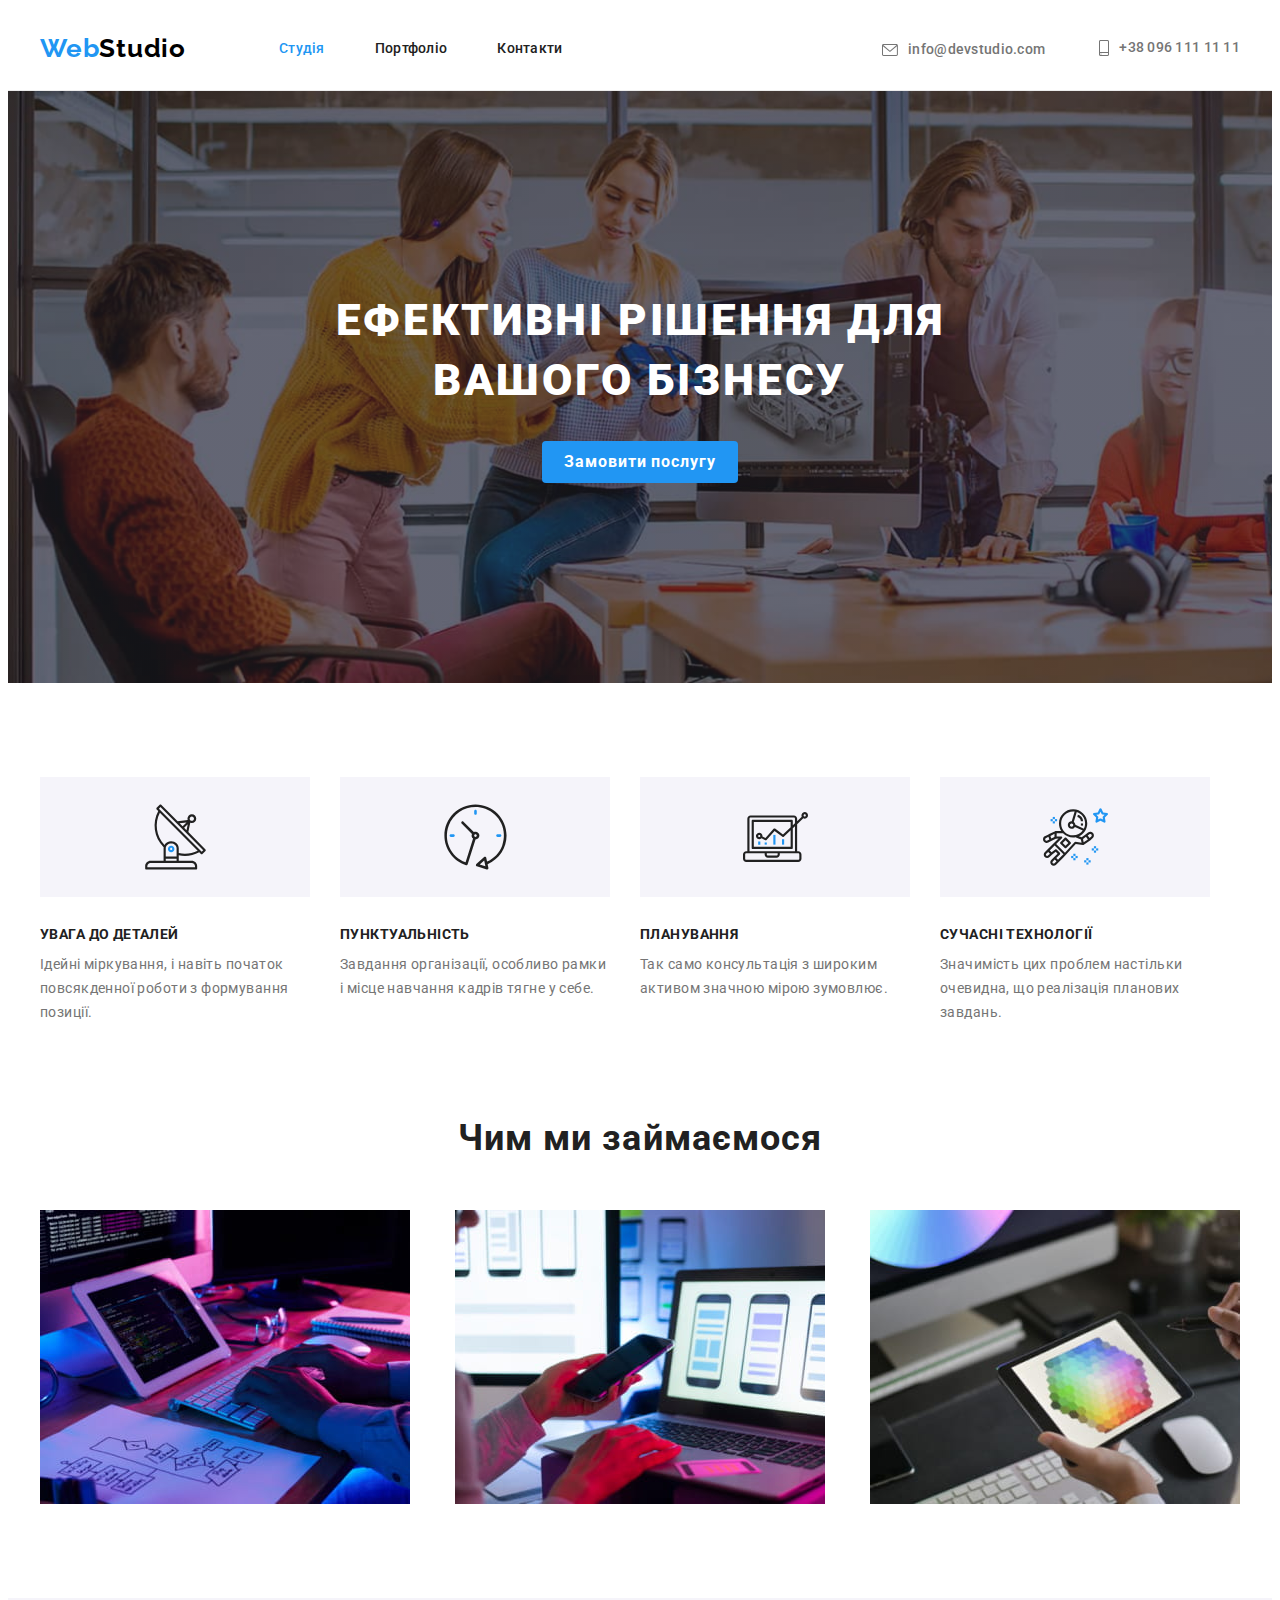
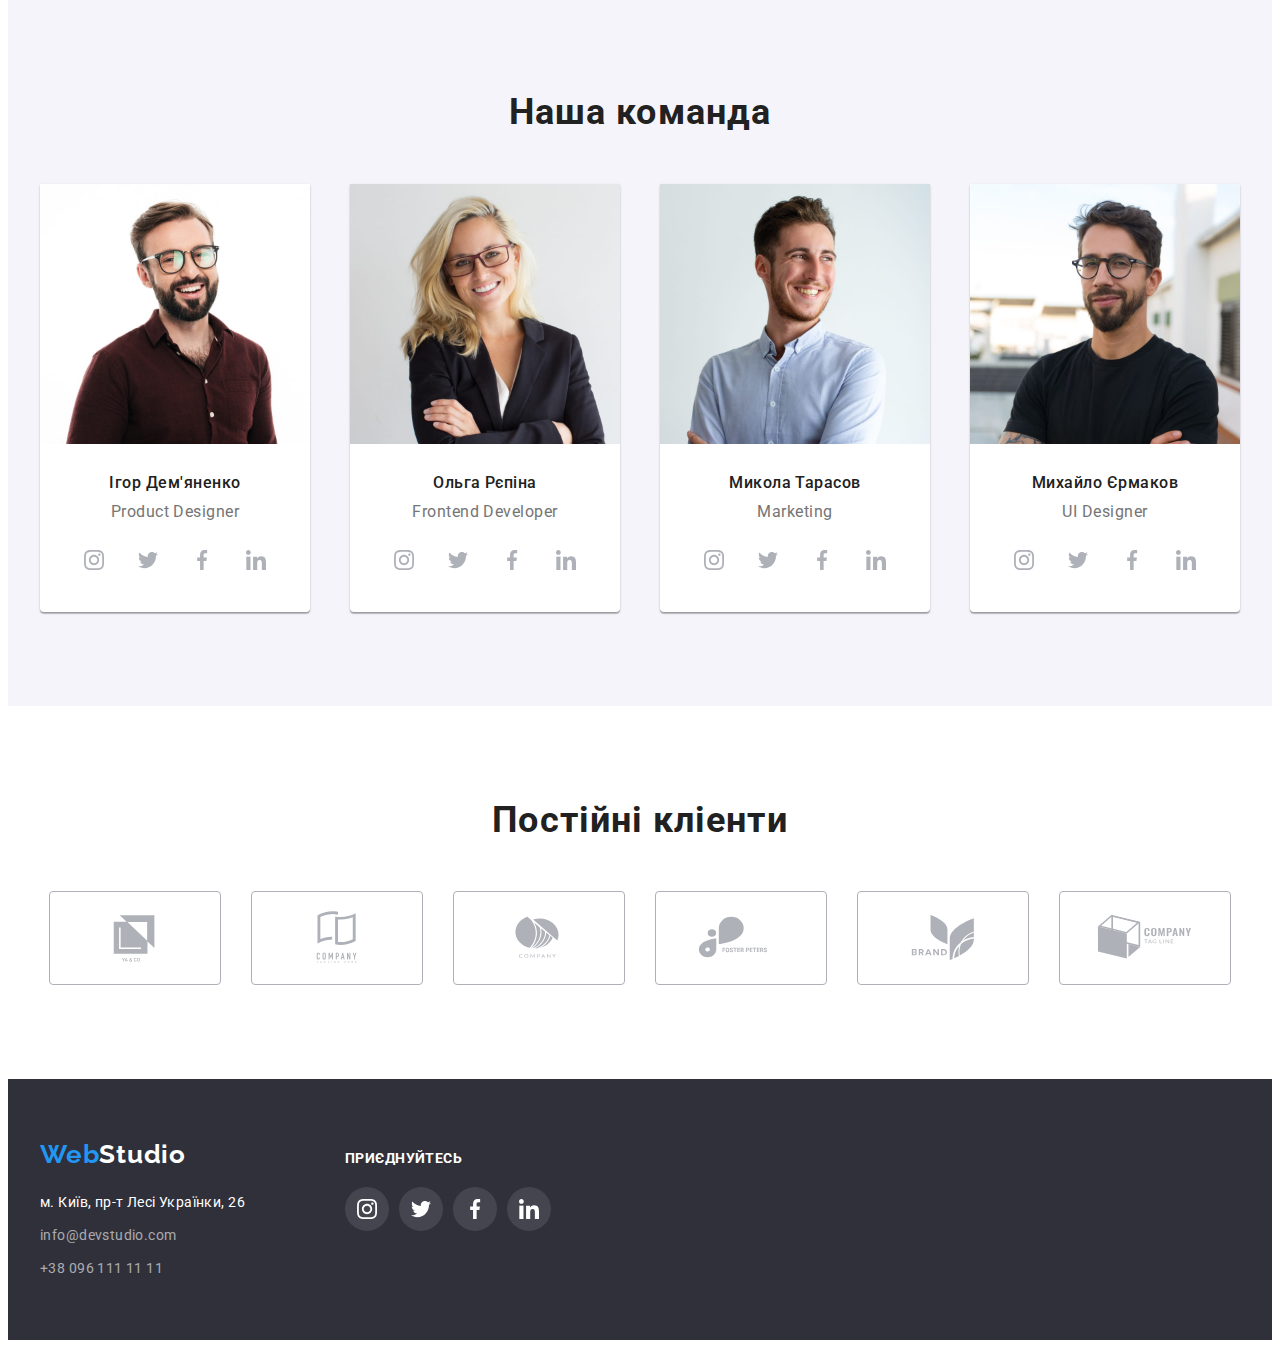
<file: index.html>
<!DOCTYPE html>
<html lang="en">
    <head>
        <meta charset="UTF-8">
        <meta http-equiv="X-UA-Compatible" content="IE=edge">
        <meta name="viewport" content="width=device-width, initial-scale=1.0">
        
        <title>Студія</title>
        <link href="https://fonts.googleapis.com/css2?family=Raleway:wght@700&family=Roboto:wght@400;500;700;900&display=swap"
            rel="stylesheet">
        <link rel="stylesheet" href="https://cdnjs.cloudflare.com/ajax/libs/modern-normalize/1.1.0/modern-normalize.min.css"
            integrity="sha512-wpPYUAdjBVSE4KJnH1VR1HeZfpl1ub8YT/NKx4PuQ5NmX2tKuGu6U/JRp5y+Y8XG2tV+wKQpNHVUX03MfMFn9Q=="
            crossorigin="anonymous" referrerpolicy="no-referrer" />
        <link rel="stylesheet" href="./css/styles.css">
    </head>
    <body>
<!--Logo, Nav bar, contacts-->
        <Header class="head-border">
            <div class="container navigation">
                <!-- logo -->
                <a href="./index.html" class="logo">
                    <span class="logo-part">Web</span>Studio
                </a>
                <!-- Navigation -->
                <nav>
                    <ul class="navigation-list list">
                        <li class="navigation-li">
                            <a href="./index.html" class="navigation-bar condition">Студія</a>
                        </li>
                        <li class="navigation-li">
                            <a href="./portfolio.html" class="navigation-bar ">Портфоліо</a>
                        </li>
                        <li class="navigation-li">
                            <a href="" class="navigation-bar">Контакти</a>
                        </li>
                    </ul>
                </nav>
                <!-- Contacts -->
                <div class="contacts contacts-hover">
                    <a href="mailto:info@devstudio.com" class="contacts-head">
                        <svg class="icon-header" width="16px" height="12px">
                            <use href="./images/icons.svg#icon-envelope"></use>
                        </svg>
                        info@devstudio.com</a>
                    <a href="tel:+380961111111" class="contacts-head">
                        <svg class="icon-header" width="10px" height="16px">
                            <use href="./images/icons.svg#icon-smartphone"></use>
                        </svg>
                        +38 096 111 11 11</a>
                </div>
            </div>
        </Header>

<!--Unicue site container-->
        <main>
<!-- hero -->
            <section class="section hero">
                <div class="container hero-content">
                    <h1>Ефективні рішення для вашого бізнесу</h1>
                    <button type="button" class="order-btn">
                        Замовити послугу
                    </button>
                </div>
            </section>

<!-- our benefits -->
            <section class="section benefits">
               <div class="container">
                    <h2 class="visually-hidden"> Our benefits</h2>
                    <ul class="benefits-list list">
                        <li class="benefits-point">
                            <div class="icon-benefits" >
                                <svg class="icon-antenna" width="65px" height="70px">
                                    <use href="./images/icons.svg#icon-antenna"></use>
                                </svg>
                            </div>
                            <h3>УВАГА ДО ДЕТАЛЕЙ</h3>
                            <p>Ідейні міркування, і навіть початок повсякденної роботи з формування позиції.</p>
                        </li>
                        <li class="benefits-point">
                            <div class="icon-benefits">
                                <svg class="icon-clock" width="65px" height="70px">
                                    <use href="./images/icons.svg#icon-clock"></use>
                                </svg>
                            </div>
                            <h3>ПУНКТУАЛЬНІСТЬ</h3>
                            <p>Завдання організації, особливо рамки і місце навчання кадрів тягне у себе.</p>
                        </li>
                        <li class="benefits-point">
                            <div class="icon-benefits">
                                <svg class="icon-diagram" width="65px" height="70px">
                                    <use href="./images/icons.svg#icon-diagram"></use>
                                </svg>
                            </div>
                            <h3>ПЛАНУВАННЯ</h3>
                            <p>Так само консультація з широким активом значною мірою зумовлює.</p>
                        </li>
                        <li class="benefits-point">
                            <div class="icon-benefits">
                                <svg class="icon-astronaut" width="65px" height="70px">
                                    <use href="./images/icons.svg#icon-astronaut"></use>
                                </svg>
                            </div>
                            <h3>СУЧАСНІ ТЕХНОЛОГІЇ</h3>
                            <p>Значимість цих проблем настільки очевидна, що реалізація планових завдань.</p>
                        </li>
                    </ul>
               </div>
            </section>

<!-- what we do -->
            <section class="section whatwedo">
                <div class="container">
                    <h2 class="whatwedo-head">Чим ми займаємося</h2>
                    <ul class="whatwedo-list list">
                        <li class="whatwedo-point">
                            <img src="./images/img_code.jpg" alt="coding" width="370" height="294">
                        </li>
                        <li class="whatwedo-point">
                            <img src="./images/img_app.jpg" alt="app developer" width="370" height="294">
                        </li>
                        <li class="whatwedo-point">
                            <img src="./images/img_color.jpg" alt="color expirience" width="370" height="294">
                        </li>
                    </ul>
                </div>
            </section>

<!-- our team -->
            <section class="team section">
                <div class="container">
                    <h2 class="team-head">Наша команда</h2>
                    <ul class="team-list list">
                        <li class="team-point">
                            <img src="./images/igor.jpg" alt="Product Designer Igor Demianenko" width="270" height="260">
                            <div class="team-wrap">
                                <h3 class="team-name">Ігор Дем'яненко</h3>
                                <p class="team-prof">Product Designer</p>
                                <div class="icon-list">
                                    <a class="icon-social" href="">
                                        <svg class="icon-svg" width="20px" height="20px">
                                            <use href="./images/icons.svg#icon-instagram">
                                            </use>
                                        </svg>
                                    </a>
                                    <a class="icon-social" href="">
                                        <svg class="icon-svg" width="20px" height="20px">
                                            <use href="./images/icons.svg#icon-twitter">
                                            </use>
                                        </svg>
                                    </a>
                                    <a class="icon-social" href="">
                                        <svg class="icon-svg" width="20px" height="20px">
                                            <use href="./images/icons.svg#icon-facebook">
                                            </use>
                                        </svg>
                                    </a>
                                    <a class="icon-social" href="">
                                        <svg class="icon-svg" width="20px" height="20px">
                                            <use href="./images/icons.svg#icon-linkedin">
                                            </use>
                                        </svg>
                                    </a>
                                </div>
                            </div>
                        </li>
                        <li class="team-point">
                            <img src="./images/olga.jpg" alt="Frontend Developer Olga Repina" width="270" height="260">
                            <div class="team-wrap">
                                <h3 class="team-name">Ольга Рєпіна</h3>
                                <p class="team-prof">Frontend Developer</p>
                                <div class="icon-list">
                                    <a class="icon-social" href="">
                                        <svg class="icon-svg" width="20px" height="20px">
                                            <use href="./images/icons.svg#icon-instagram">
                                            </use>
                                        </svg>
                                    </a>
                                    <a class="icon-social" href="">
                                        <svg class="icon-svg" width="20px" height="20px">
                                            <use href="./images/icons.svg#icon-twitter">
                                            </use>
                                        </svg>
                                    </a>
                                    <a class="icon-social" href="">
                                        <svg class="icon-svg" width="20px" height="20px">
                                            <use href="./images/icons.svg#icon-facebook">
                                            </use>
                                        </svg>
                                    </a>
                                    <a class="icon-social" href="">
                                        <svg class="icon-svg" width="20px" height="20px">
                                            <use href="./images/icons.svg#icon-linkedin">
                                            </use>
                                        </svg>
                                    </a>
                                </div>
                            </div>
                        </li>
                        <li class="team-point">
                            <img src="./images/mikola.jpg" alt="Marketing Mikola Tarasov" width="270" height="260">
                            <div class="team-wrap">
                                <h3 class="team-name">Микола Тарасов</h3>
                                <p class="team-prof">Marketing</p>
                                <div class="icon-list">
                                    <a class="icon-social" href="">
                                        <svg class="icon-svg" width="20px" height="20px">
                                            <use href="./images/icons.svg#icon-instagram">
                                            </use>
                                        </svg>
                                    </a>
                                    <a class="icon-social" href="">
                                        <svg class="icon-svg" width="20px" height="20px">
                                            <use href="./images/icons.svg#icon-twitter">
                                            </use>
                                        </svg>
                                    </a>
                                    <a class="icon-social" href="">
                                        <svg class="icon-svg" width="20px" height="20px">
                                            <use href="./images/icons.svg#icon-facebook">
                                            </use>
                                        </svg>
                                    </a>
                                    <a class="icon-social" href="">
                                        <svg class="icon-svg" width="20px" height="20px">
                                            <use href="./images/icons.svg#icon-linkedin">
                                            </use>
                                        </svg>
                                    </a>
                                </div>
                            </div>
                        </li>
                        <li class="team-point">
                            <img src="./images/mihailo.jpg" alt="UI Designer Mihailo Yermakov" width="270" height="260">
                            <div class="team-wrap">
                                <h3 class="team-name">Михайло Єрмаков</h3>
                                <p class="team-prof">UI Designer</p>
                                <div class="icon-list">
                                    <a class="icon-social" href="">
                                        <svg class="icon-svg" width="20px" height="20px">
                                            <use href="./images/icons.svg#icon-instagram">
                                            </use>
                                        </svg>
                                    </a>
                                    <a class="icon-social" href="">
                                        <svg class="icon-svg" width="20px" height="20px">
                                            <use href="./images/icons.svg#icon-twitter">
                                            </use>
                                        </svg>
                                    </a>
                                    <a class="icon-social" href="">
                                        <svg class="icon-svg" width="20px" height="20px">
                                            <use href="./images/icons.svg#icon-facebook">
                                            </use>
                                        </svg>
                                    </a>
                                    <a class="icon-social" href="">
                                        <svg class="icon-svg" width="20px" height="20px">
                                            <use href="./images/icons.svg#icon-linkedin">
                                            </use>
                                        </svg>
                                    </a>
                                </div>
                            </div>
                        </li>
                    </ul>
                </div>
            </section>
<!-- clients -->
            <section class="section">
                <div class="container">
                    <h2 class="clients">Постійні кліенти</h2>
                    <ul class="clients-list list">
                        <li >
                            <a class="clients-point" href="">
                                <svg class="clients-icons" width="106px" height="60px">
                                    <use href="./images/icons.svg#icon-YaCo">
                                    </use>
                                </svg>
                            </a>
                        </li>
                        <li >
                            <a class="clients-point" href="">
                                <svg class="clients-icons" width="106px" height="60px">
                                    <use href="./images/icons.svg#icon-companyone">
                                    </use>
                                </svg>
                            </a>
                        </li>
                        <li >
                            <a class="clients-point" href="">
                                <svg class="clients-icons" width="106px" height="60px">
                                    <use href="./images/icons.svg#icon-companytwo">
                                    </use>
                                </svg>
                            </a>
                        </li>
                        <li>
                            <a class="clients-point" href="">
                                <svg class="clients-icons" width="106px" height="60px">
                                    <use href="./images/icons.svg#icon-fosterpeters">
                                    </use>
                                </svg>
                            </a>
                        </li>
                        <li >
                            <a class="clients-point" href="">
                                <svg class="clients-icons" width="106px" height="60px">
                                    <use href="./images/icons.svg#icon-brand">
                                    </use>
                                </svg>
                            </a>
                        </li>
                        <li >
                            <a class="clients-point" href="">
                                <svg class="clients-icons" width="106px" height="60px">
                                    <use href="./images/icons.svg#icon-companythree">
                                    </use>
                                </svg>
                            </a>
                        </li>
                    </ul>
                </div>
            </section>
        </main>
        
<!--knock knock, who is there?-->
        <footer class="foot">
            <div class="container foot-div">
                    <!-- logo -->
                <div class="addres-footer">
                    <a href="./index.html" class="logo-foot">
                        <span class="logo-part">Web</span>Studio
                    </a>
                    <!-- Contacts, address -->
                    <address class="contact-foot contacts-hover">
                        <ul class="list">
                            <li class="addrs-wrap">
                                <a href="https://goo.gl/maps/iUsgY4HWAubCHf399" target="_blank" rel="noopener noreferrer"
                                        class="contacts-addrs">м. Київ,
                                        пр-т Лесі Українки, 26</a>
                            </li>
                            <li class="addrs-wrap">
                                <a href="mailto:info@devstudio.com" class="contacts-center">info@devstudio.com</a>
                            </li>
                            <li class="addrs-wrap">
                                <a href="tel:+380961111111" class="contacts-center">+38 096 111 11 11</a>
                            </li>
                        </ul>
                    </address>
                </div>
                <div class="foot-icon">
                    <h2 class="go-icons">Приєднуйтесь</h2>
                    <div class="foot-icon-list">
                    
                        <a class="foot-icon-social" href="">
                            <svg class="foot-icon-svg" width="20px" height="20px">
                                <use href="./images/icons.svg#icon-instagram">
                                </use>
                            </svg>
                        </a>
                        <a class="foot-icon-social" href="">
                            <svg class="foot-icon-svg" width="20px" height="20px">
                                <use href="./images/icons.svg#icon-twitter">
                                </use>
                            </svg>
                        </a>
                        <a class="foot-icon-social" href="">
                            <svg class="foot-icon-svg" width="20px" height="20px">
                                <use href="./images/icons.svg#icon-facebook">
                                </use>
                            </svg>
                        </a>
                        <a class="foot-icon-social" href="">
                            <svg class="foot-icon-svg" width="20px" height="20px">
                                <use href="./images/icons.svg#icon-linkedin">
                                </use>
                            </svg>
                        </a>
                    </div>
                </div>
            </div>
        </footer>


    </body>
</html>
</file>
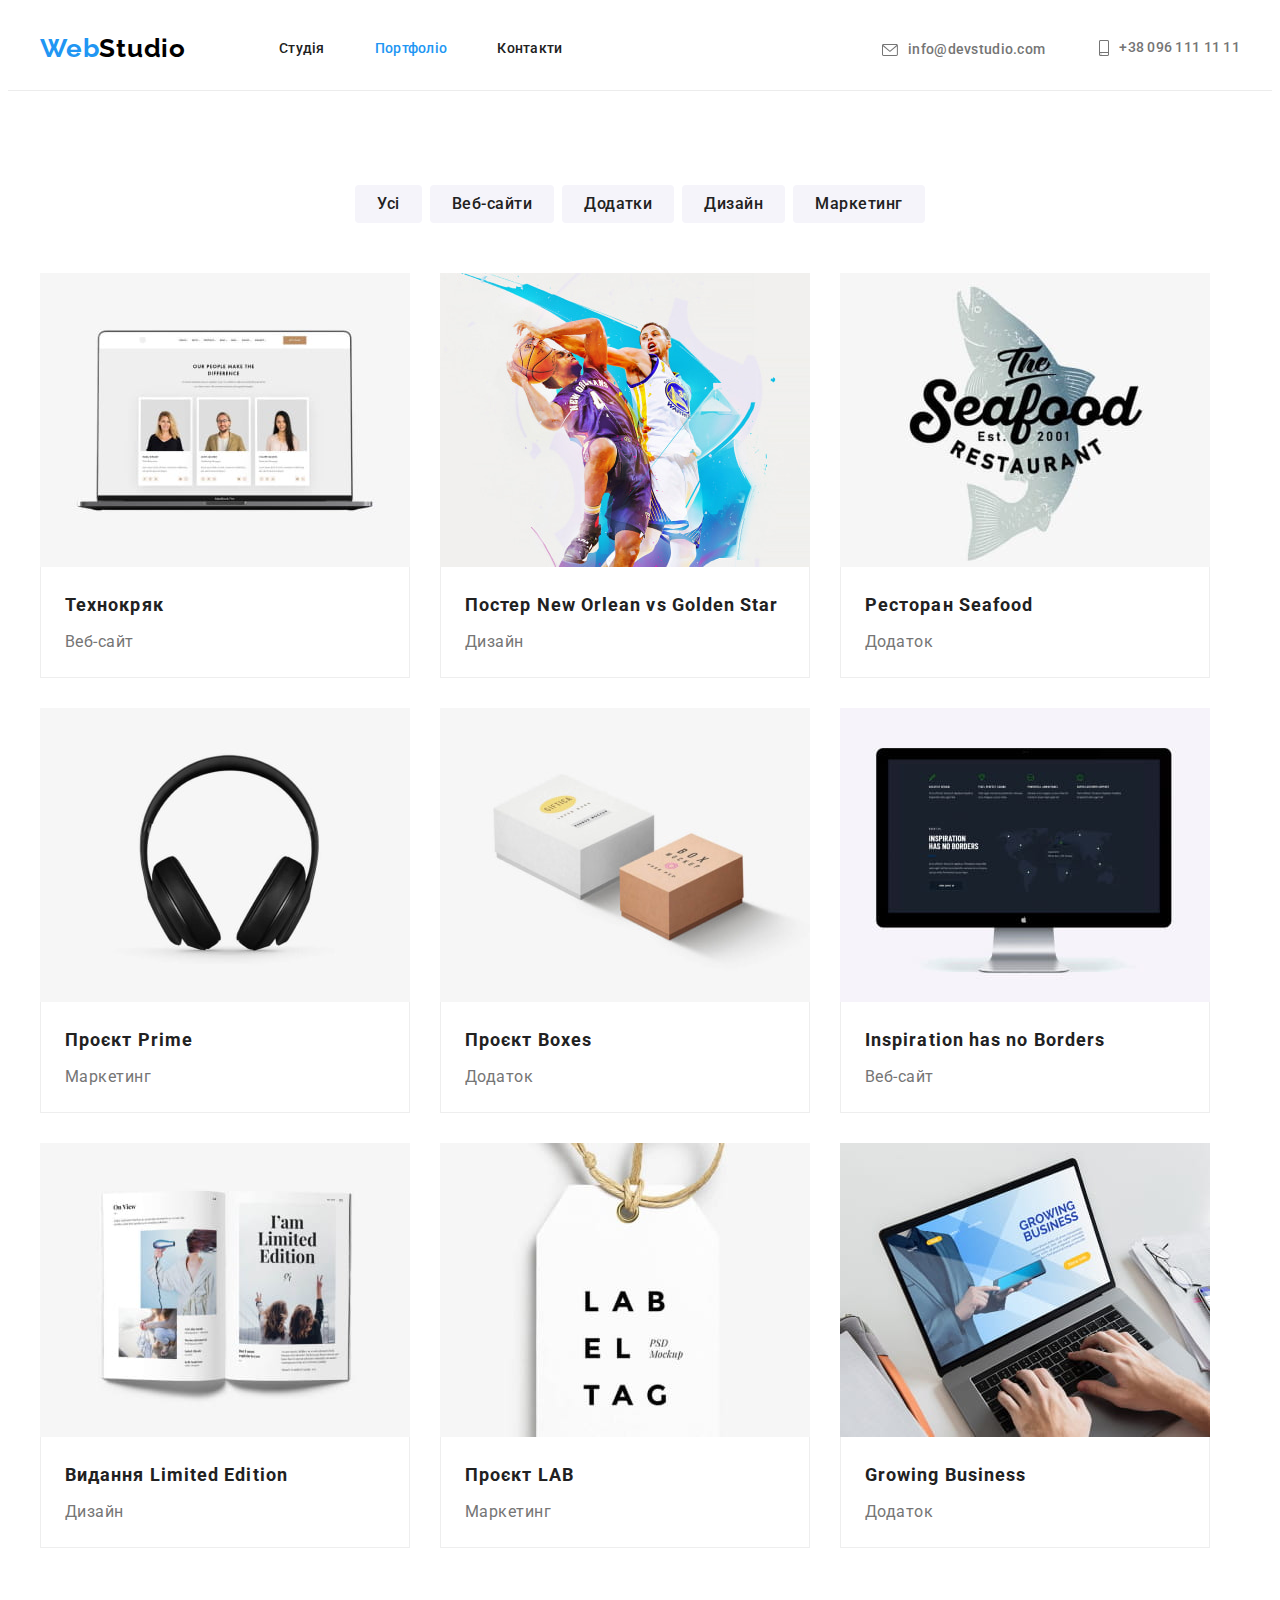
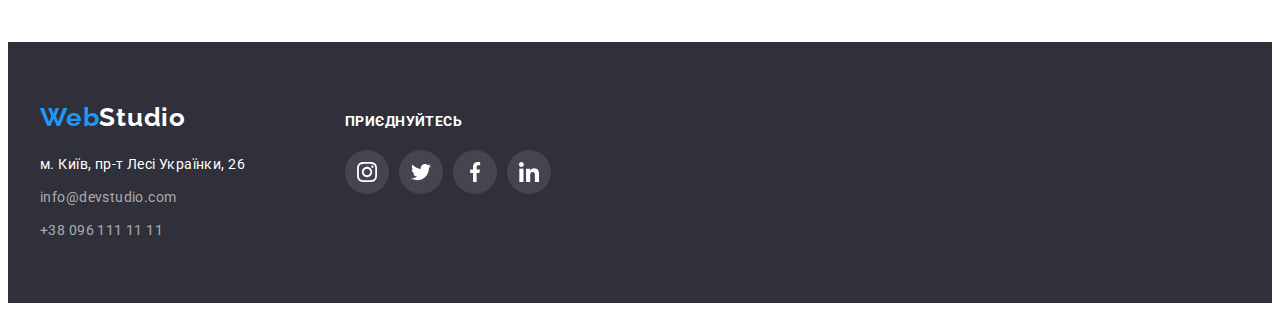
<file: portfolio.html>
<!DOCTYPE html>
<html lang="en">

    <head>
        <meta charset="UTF-8">
        <meta http-equiv="X-UA-Compatible" content="IE=edge">
        <meta name="viewport" content="width=device-width, initial-scale=1.0">

        <title>Портфоліо</title>
        <link href="https://fonts.googleapis.com/css2?family=Raleway:wght@700&family=Roboto:wght@400;500;700;900&display=swap"
        rel="stylesheet">
        <link rel="stylesheet" href="https://cdnjs.cloudflare.com/ajax/libs/modern-normalize/1.1.0/modern-normalize.min.css"
            integrity="sha512-wpPYUAdjBVSE4KJnH1VR1HeZfpl1ub8YT/NKx4PuQ5NmX2tKuGu6U/JRp5y+Y8XG2tV+wKQpNHVUX03MfMFn9Q=="
            crossorigin="anonymous" referrerpolicy="no-referrer" />
        <link rel="stylesheet" href="./css/styles.css">
    </head>

    <body>
<!--Logo, Nav bar, contacts-->
        <Header class="head-border">
            <div class="container navigation">
                <!-- logo -->
                <a href="./index.html" class="logo">
                    <span class="logo-part">Web</span>Studio
                </a>
                <!-- Navigation -->
                <nav>
                    <ul class="navigation-list list">
                        <li class="navigation-li">
                            <a href="./index.html" class="navigation-bar ">Студія</a>
                        </li>
                        <li class="navigation-li">
                            <a href="./portfolio.html" class="navigation-bar condition">Портфоліо</a>
                        </li>
                        <li class="navigation-li">
                            <a href="" class="navigation-bar">Контакти</a>
                        </li>
                    </ul>
                </nav>
                <!-- Contacts -->
                <div class="contacts contacts-hover">
                    <a href="mailto:info@devstudio.com" class="contacts-head">
                        <svg class="icon-header" width="16px" height="12px">
                            <use href="./images/icons.svg#icon-envelope"></use>
                        </svg>
                        info@devstudio.com</a>
                    <a href="tel:+380961111111" class="contacts-head">
                        <svg class="icon-header" width="10px" height="16px">
                            <use href="./images/icons.svg#icon-smartphone"></use>
                        </svg>
                        +38 096 111 11 11</a>
                </div>
            </div>
        </Header>

<!--Unicue site container-->
        <main>
<!-- Filter -->
            <section class="section">
                <div class="container">
                    <h1 class="visually-hidden" > our products portfolio</h1>
                    <ul class="filter list">
                        <li class="filter-btn">
                            <button type="button" class="btn">
                                Усі
                            </button>
                        </li>
                        <li class="filter-btn">
                            <button type="button" class="btn">
                                Веб-сайти
                            </button>
                        </li>
                        <li class="filter-btn">
                            <button type="button" class="btn">
                                Додатки
                            </button>
                        </li>
                        <li class="filter-btn">
                            <button type="button" class="btn">
                                Дизайн
                            </button>
                        </li>
                        <li class="filter-btn">
                            <button type="button" class="btn">
                                Маркетинг
                            </button>
                        </li>
                    </ul>
                    
                    <ul class="products-list products list">
                        <li class="product-position">
                            <img src="./images/tehnocrack.jpg" alt="tehnocrack web site" width="370" height="294">
                            <div class="product-text">
                                <h2 class="product-name">Технокряк</h2>
                                <p class="product-thing">Веб-сайт</p>
                            </div>
                        </li>
                        <li class="product-position">
                            <img src="./images/basketball.jpg" alt="poster for basketball match New Orleans vs Golden star" width="370"
                                height="294">
                            <div class="product-text">
                                <h2 class="product-name">Постер New Orlean vs Golden Star</h2>
                                <p class="product-thing">Дизайн</p>
                            </div>
                        </li>
                        <li class="product-position">
                            <img src="./images/seafood.jpg" alt="app for seafood restaurant" width="370" height="294">
                            <div class="product-text">
                                <h2 class="product-name">Ресторан Seafood</h2>
                                <p class="product-thing">Додаток</p>
                            </div>
                        </li>
                        <li class="product-position">
                            <img src="./images/Prime.jpg" alt="marketing for Prime project" width="370" height="294">
                            <div class="product-text">
                                <h2 class="product-name">Проєкт Prime</h2>
                                <p class="product-thing">Маркетинг</p>
                            </div>
                        </li>
                        <li class="product-position">
                            <img src="./images/boxes.jpg" alt="app for Boxes project" width="370" height="294">
                            <div class="product-text">
                                <h2 class="product-name">Проєкт Boxes</h2>
                                <p class="product-thing">Додаток</p>
                            </div>
                        </li>
                        <li class="product-position">
                            <img src="./images/noborders.jpg" alt="web site for Inspiration has no Borders" width="370" height="294">
                            <div class="product-text">
                                <h2 class="product-name">Inspiration has no Borders</h2>
                                <p class="product-thing">Веб-сайт</p>
                            </div>
                        </li>
                        <li class="product-position">
                            <img src="./images/limited.jpg" alt="design for Limited Edition publication" width="370" height="294">
                            <div class="product-text">
                                <h2 class="product-name">Видання Limited Edition</h2>
                                <p class="product-thing">Дизайн</p>
                            </div>
                        </li>
                        <li class="product-position">
                            <img src="./images/lab.jpg" alt="marketing for LAB project" width="370" height="294">
                            <div class="product-text">
                                <h2 class="product-name">Проєкт LAB</h2>
                                <p class="product-thing">Маркетинг</p>
                            </div>
                        </li>
                        <li class="product-position">
                            <img src="./images/business.jpg" alt="app for Growing Business company" width="370" height="294">
                            <div class="product-text">
                                <h2 class="product-name">Growing Business</h2>
                                <p class="product-thing">Додаток</p>
                            </div>
                        </li>
                    </ul>
                </div>
            </section>
        </main>

<!--knock knock, who is there?-->
        <footer class="foot">
            <div class="container foot-div">
                <!-- logo -->
                <div class="addres-footer">
                    <a href="./index.html" class="logo-foot">
                        <span class="logo-part">Web</span>Studio
                    </a>
                    <!-- Contacts, address -->
                    <address class="contact-foot contacts-hover">
                        <ul class="list">
                            <li class="addrs-wrap">
                                <a href="https://goo.gl/maps/iUsgY4HWAubCHf399" target="_blank" rel="noopener noreferrer"
                                    class="contacts-addrs">м. Київ,
                                    пр-т Лесі Українки, 26</a>
                            </li>
                            <li class="addrs-wrap">
                                <a href="mailto:info@devstudio.com" class="contacts-center">info@devstudio.com</a>
                            </li>
                            <li class="addrs-wrap">
                                <a href="tel:+380961111111" class="contacts-center">+38 096 111 11 11</a>
                            </li>
                        </ul>
                    </address>
                </div>
                <div class="foot-icon">
                    <h2 class="go-icons">Приєднуйтесь</h2>
                    <div class="foot-icon-list">
        
                        <a class="foot-icon-social" href="">
                            <svg class="foot-icon-svg" width="20px" height="20px">
                                <use href="./images/icons.svg#icon-instagram">
                                </use>
                            </svg>
                        </a>
                        <a class="foot-icon-social" href="">
                            <svg class="foot-icon-svg" width="20px" height="20px">
                                <use href="./images/icons.svg#icon-twitter">
                                </use>
                            </svg>
                        </a>
                        <a class="foot-icon-social" href="">
                            <svg class="foot-icon-svg" width="20px" height="20px">
                                <use href="./images/icons.svg#icon-facebook">
                                </use>
                            </svg>
                        </a>
                        <a class="foot-icon-social" href="">
                            <svg class="foot-icon-svg" width="20px" height="20px">
                                <use href="./images/icons.svg#icon-linkedin">
                                </use>
                            </svg>
                        </a>
                    </div>
                </div>
            </div>
        </footer>


    </body>

</html>
</file>
<file: css/styles.css>
/* -------------variables------------- */
:root {
  --main-text-color: #212121;
  --hover-color: #2196f3;
  --sub-text-color: #757575;
}

body {
  font-family: Roboto, sans-serif;
  color: var(--main-text-color);
  background-color: #ffffff;
}

h1,
h2,
h3,
h4,
h5,
h6,
p {
  margin: 0;
}

img {
  display: block;
}

.visually-hidden {
  position: absolute;
  white-space: nowrap;
  width: 1px;
  height: 1px;
  overflow: hidden;
  border: 0;
  padding: 0;
  clip: rect(0 0 0 0);
  clip-path: inset(50%);
  margin: -1px;
}

.list {
  list-style: none;
  margin: 0;
  padding: 0;
}

.container {
  width: 1200px;
  margin: 0 auto;
  padding: 0px 15px;
}
.section {
  padding: 94px 0px;
}

/* --------------Header---------------- */
.head-border {
  border-bottom: 1px solid #ececec;
}

.navigation {
  display: flex;
  align-items: center;
}

/* logo */
.logo {
  margin-right: 93px;
}

.logo,
.logo-part {
  color: black;
  font-family: 'Raleway';
  font-weight: 700;
  font-size: 26px;
  line-height: 1.2;
  letter-spacing: 0.03em;
  text-decoration: none;
}

.logo-foot {
  color: #ffffff;
  font-family: 'Raleway';
  font-weight: 700;
  font-size: 26px;
  line-height: 1.2;
  letter-spacing: 0.03em;
  text-decoration: none;
}

.logo-part {
  color: #2196f3;
}

/* Navigation */
.navigation-list {
  display: flex;
}

.navigation-li + .navigation-li {
  margin-left: 50px;
}

.navigation-bar {
  text-decoration: none;
  color: var(--main-text-color);
  font-weight: 500;
  font-size: 14px;
  line-height: 1.14;
  letter-spacing: 0.02em;

  display: inline-block;
  padding-top: 32px;
  padding-bottom: 32px;
}

.navigation-list :hover,
.navigation-list :focus {
  color: var(--hover-color);
}

.navigation-bar.condition {
  color: var(--hover-color);
}

/* Contacts */
.contacts {
  margin-left: auto;
}

.contacts-hover :hover,
.contacts-hover :focus {
  color: var(--hover-color);
}

.contacts-head {
  text-decoration: none;
  color: var(--sub-text-color);
  font-weight: 500;
  font-size: 14px;
  line-height: 1.14;
  letter-spacing: 0.02em;

  display: inline-flex;
  padding-top: 32px;
  padding-bottom: 32px;
  align-items: center;
  justify-content: center;
}
.contacts-head + .contacts-head {
  margin-left: 50px;
}

.icon-header {
  margin-right: 10px;
  fill: currentColor;
}

/* --------------Page 1---------------- */

/* hero */
.hero {
  max-width: 1600px;
  margin: 0 auto;
  background-color: #2f303a;
  padding: 200px 0px;

  background-image: linear-gradient(to right, rgba(47, 48, 58, 0.4), rgba(47, 48, 58, 0.4)),
    url('../images/herobg.jpg');
  background-size: cover;
}

.hero-content {
  display: flex;
  flex-direction: column;
  align-items: center;
}

.hero h1 {
  font-weight: 900;
  font-size: 44px;
  line-height: 1.36;
  text-align: center;
  letter-spacing: 0.06em;
  text-transform: uppercase;
  color: #ffffff;
  width: 696px;
  margin-bottom: 30px;
}

.order-btn {
  background-color: var(--hover-color);
  font-family: inherit;
  font-weight: 700;
  font-size: 16px;
  line-height: 1.88;
  letter-spacing: 0.06em;
  color: #ffffff;
  cursor: pointer;

  padding: 6px 22px;
  margin: 0 auto;

  border: 0px solid transparent;
  border-radius: 4px;
}

.order-btn:hover,
.order-btn:focus {
  background-color: #ffffff;
  color: var(--hover-color);
}

/* our benefits */
.benefits h3 {
  font-weight: 700;
  font-size: 14px;
  line-height: 1.14;
  letter-spacing: 0.03em;
  text-transform: uppercase;

  margin-bottom: 10px;
}

.benefits p {
  font-size: 14px;
  line-height: 1.71;
  letter-spacing: 0.03em;
  color: var(--sub-text-color);
}

.benefits-list {
  display: flex;
}

.benefits-point {
  width: 270px;
}
.benefits-point + .benefits-point {
  margin-left: 30px;
}

.icon-benefits {
  display: flex;
  justify-content: center;
  align-items: center;
  margin-bottom: 30px;
  height: 120px;
  width: 270px;

  background-color: #f5f4fa;
}

/* what we do */
.whatwedo-list {
  display: flex;
  justify-content: space-between;
  margin-top: 50px;
}

.whatwedo {
  padding-top: 0px;
}

.whatwedo-head {
  font-weight: 700;
  font-size: 36px;
  line-height: 1.16;
  text-align: center;
  letter-spacing: 0.03em;
}

/* team */
.team {
  background-color: #f5f4fa;
}

.team-list {
  display: flex;
  justify-content: space-between;
}
.team-head {
  font-weight: 700;
  font-size: 36px;
  line-height: 1.16;
  text-align: center;
  letter-spacing: 0.03em;
  margin-bottom: 50px;
}

.team-name {
  font-weight: 500;
  font-size: 16px;
  line-height: 1.18;
  letter-spacing: 0.03em;
  margin-bottom: 10px;
}

.team-prof {
  font-size: 16px;
  line-height: 1.18;
  letter-spacing: 0.03em;
  color: var(--sub-text-color);
}

.team-point {
  text-align: center;
  background-color: #ffffff;

  box-shadow: 0px 1px 3px rgba(0, 0, 0, 0.12), 0px 1px 1px rgba(0, 0, 0, 0.14),
    0px 2px 1px rgba(0, 0, 0, 0.2);
  border-radius: 0px 0px 4px 4px;
}

.team-wrap {
  padding: 30px 10px;
}

.icon-list {
  display: flex;
  gap: 10px;
  justify-content: center;
  margin-top: 16px;
}

.icon-social {
  display: flex;
  justify-content: center;
  align-items: center;
  background-color: #ffffff;
  border-radius: 50%;
  width: 44px;
  height: 44px;
  color: #afb1b8;
}

.icon-social:hover,
.icon-social:focus {
  background-color: var(--hover-color);
  color: #ffffff;
}

.icon-svg {
  fill: currentColor;
}

/* clients */
.clients {
  font-weight: 700;
  font-size: 36px;
  line-height: 1.16;
  text-align: center;
  letter-spacing: 0.03em;
  margin-bottom: 50px;
}

.clients-list {
  display: flex;
  justify-content: center;
  align-items: center;
  gap: 30px;
}

.clients-point {
  display: flex;
  justify-content: center;
  align-items: center;
  width: 170px;
  height: 92px;
  border: 1px solid #afb1b8;
  border-radius: 4px;
}

.clients-point:hover,
.clients-point:focus {
  border-color: var(--hover-color);
}

.clients-icons {
  fill: #afb1b8;
}
.clients-point:hover .clients-icons,
.clients-icons:focus {
  fill: var(--hover-color);
}

.clients-icons:hover,
.clients-icons:focus {
  fill: var(--hover-color);
}
/* --------------Page 2---------------- */

/* Filter */
.filter {
  display: flex;
  justify-content: center;
  margin-bottom: 50px;
}

.btn {
  font-family: inherit;
  color: var(--main-text-color);
  background-color: #f5f4fa;
  font-weight: 500;
  font-size: 16px;
  line-height: 1.62;
  letter-spacing: 0.03em;
  cursor: pointer;

  padding: 6px 22px;

  border: 0px solid transparent;
  border-radius: 4px;
}

.filter-btn + .filter-btn {
  margin-left: 8px;
}

.btn:hover,
.btn:focus {
  color: #ffffff;
  background-color: var(--hover-color);
  box-shadow: 0px 3px 1px rgba(0, 0, 0, 0.1), 0px 1px 2px rgba(0, 0, 0, 0.08),
    0px 2px 2px rgba(0, 0, 0, 0.12);
}

/* Products */
.products-list {
  display: flex;
  flex-wrap: wrap;
  gap: 30px;
}

.product-text {
  border: 1px solid #eeeeee;
  border-top: none;
  padding: 20px 24px;
}

.product-thing {
  color: var(--sub-text-color);
  font-size: 16px;
  line-height: 1.88;
  letter-spacing: 0.03em;
}

.product-name {
  font-weight: 700;
  font-size: 18px;
  line-height: 2;
  letter-spacing: 0.06em;
  margin-bottom: 4px;
}

.product-position:hover {
  box-shadow: 0px 1px 1px rgba(0, 0, 0, 0.12), 0px 4px 4px rgba(0, 0, 0, 0.06),
    1px 4px 6px rgba(0, 0, 0, 0.16);
}

/* --------------Footer---------------- */
.foot {
  background-color: #2f303a;
  padding-top: 60px;
  padding-bottom: 60px;
}

.contacts-center {
  text-decoration: none;
  font-family: 'Roboto';
  font-style: normal;
  font-weight: 400;
  font-size: 14px;
  line-height: 1.71;
  letter-spacing: 0.03em;
  color: rgba(255, 255, 255, 0.6);
  background-color: #2f303a;
}

.contacts-addrs {
  text-decoration: none;
  font-family: 'Roboto';
  font-style: normal;
  font-weight: 400;
  font-size: 14px;
  line-height: 1.71;
  letter-spacing: 0.03em;
  color: #ffffff;
  background-color: #2f303a;
}

.contact-foot {
  margin-top: 20px;
}

.addres-footer {
  margin-right: 100px;
}

.addrs-wrap + .addrs-wrap {
  margin-top: 9px;
}

.foot-div {
  display: flex;
  align-items: baseline;
}

.foot-icon-list {
  display: flex;
  gap: 10px;
  justify-content: center;
}

.foot-icon-social {
  display: flex;
  justify-content: center;
  align-items: center;
  background-color: rgba(255, 255, 255, 0.1);
  border-radius: 50%;
  width: 44px;
  height: 44px;
  fill: #ffffff;
}

.foot-icon-social:hover,
.foot-icon-social:focus {
  background-color: var(--hover-color);
  fill: #ffffff;
}

.go-icons {
  margin-bottom: 20px;
  font-family: 'Roboto';
  font-style: normal;
  font-weight: 700;
  font-size: 14px;
  line-height: 1.14;
  letter-spacing: 0.03em;
  text-transform: uppercase;
  color: #ffffff;
}
</file>
